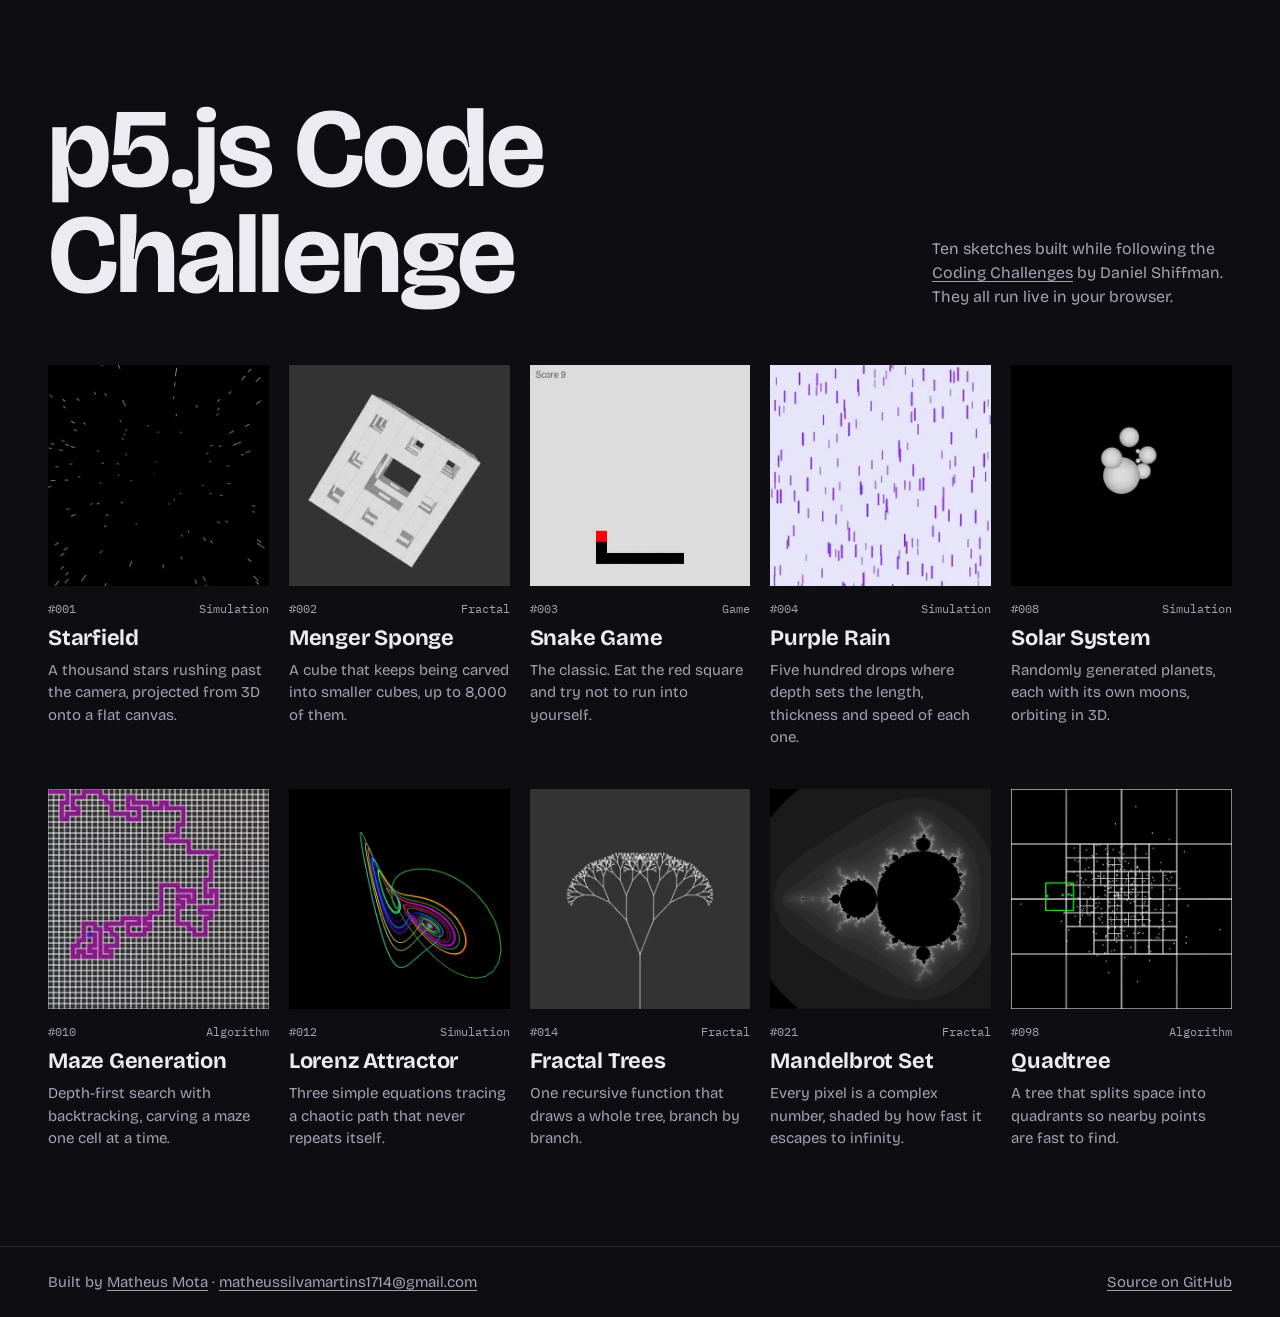
<file: index.html>
<!doctype html>
<html lang="en">
  <head>
    <meta charset="utf-8">
    <meta name="viewport" content="width=device-width, initial-scale=1">
    <title>p5.js Code Challenge</title>
    <meta name="description" content="Ten generative sketches built with p5.js, following Daniel Shiffman's Coding Challenges. All of them run live in the browser.">
    <link rel="icon" href="assets/favicon.svg" type="image/svg+xml">
    <link rel="preconnect" href="https://fonts.googleapis.com">
    <link rel="preconnect" href="https://fonts.gstatic.com" crossorigin>
    <link rel="stylesheet" href="https://fonts.googleapis.com/css2?family=Bricolage+Grotesque:opsz,wght@12..96,500;12..96,700&family=IBM+Plex+Mono:wght@400;500&display=swap">
    <link rel="stylesheet" href="assets/site.css">
    <script src="assets/catalog.js" defer></script>
    <script src="assets/gallery.js" defer></script>
  </head>
  <body>
    <header class="intro">
      <h1>p5.js Code Challenge</h1>
      <p>Ten sketches built while following the <a href="https://thecodingtrain.com/challenges">Coding Challenges</a> by Daniel Shiffman. They all run live in your browser.</p>
    </header>
    <main>
      <ul class="gallery" id="gallery"></ul>
      <noscript><p class="intro">The sketches need JavaScript to run. You can still read the <a href="https://github.com/matheusmota-dev-br/p5js-code-challenge">source code on GitHub</a>.</p></noscript>
    </main>
    <footer class="site-footer">
      <p>Built by <a href="https://matheusmota.dev.br/">Matheus Mota</a> · <a href="mailto:matheussilvamartins1714@gmail.com">matheussilvamartins1714@gmail.com</a></p>
      <p><a href="https://github.com/matheusmota-dev-br/p5js-code-challenge">Source on GitHub</a></p>
    </footer>
  </body>
</html>
</file>
<file: assets/site.css>
:root {
  color-scheme: dark;

  --ink: #0d0d12;
  --panel: #16161d;
  --line: #2b2b36;
  --text: #ecebf2;
  --muted: #a3a2b3;
  --accent: #c9a6ff;

  --sans: 'Bricolage Grotesque', system-ui, sans-serif;
  --mono: 'IBM Plex Mono', ui-monospace, Menlo, monospace;
  --gutter: clamp(16px, 4vw, 48px);
}

*,
*::before,
*::after {
  box-sizing: border-box;
}

body {
  margin: 0;
  background: var(--ink);
  color: var(--text);
  font-family: var(--sans);
  line-height: 1.5;
  -webkit-font-smoothing: antialiased;
}

a {
  color: inherit;
  text-underline-offset: 0.2em;
  text-decoration-thickness: 1px;
}

a:hover {
  color: var(--accent);
}

:focus-visible {
  outline: 2px solid var(--accent);
  outline-offset: 3px;
}

/* Gallery */

.intro {
  display: grid;
  grid-template-columns: minmax(0, 1fr) minmax(0, 30ch);
  gap: 24px 48px;
  align-items: end;
  padding: clamp(40px, 8vw, 96px) var(--gutter) clamp(32px, 5vw, 56px);
}

.intro h1 {
  margin: 0;
  font-size: clamp(2.75rem, 9vw, 7rem);
  font-weight: 700;
  line-height: 0.95;
  letter-spacing: -0.015em;
}

.intro p {
  margin: 0;
  color: var(--muted);
}

.gallery {
  display: grid;
  grid-template-columns: repeat(auto-fill, minmax(min(100%, 260px), 1fr));
  gap: 40px 20px;
  margin: 0;
  padding: 0 var(--gutter);
  list-style: none;
}

.card {
  display: grid;
  gap: 4px;
  text-decoration: none;
}

.card-media {
  position: relative;
  display: block;
  aspect-ratio: 1;
  margin-bottom: 10px;
  overflow: hidden;
  background: var(--panel);
  outline: 1px solid var(--line);
  outline-offset: -1px;
}

.card:hover .card-media {
  outline-color: var(--accent);
}

.card-media img,
.card-media video {
  position: absolute;
  inset: 0;
  width: 100%;
  height: 100%;
  object-fit: cover;
}

.card-media video {
  opacity: 0;
  transition: opacity 200ms;
}

.card-media video.is-playing {
  opacity: 1;
}

.card-meta {
  display: flex;
  justify-content: space-between;
  color: var(--muted);
  font-family: var(--mono);
  font-size: 0.75rem;
}

.card-title {
  font-size: 1.375rem;
  font-weight: 700;
  letter-spacing: -0.01em;
}

.card-summary {
  color: var(--muted);
  font-size: 0.9375rem;
}

.site-footer {
  display: flex;
  flex-wrap: wrap;
  gap: 8px 32px;
  justify-content: space-between;
  margin-top: clamp(56px, 8vw, 96px);
  padding: 24px var(--gutter);
  border-top: 1px solid var(--line);
  color: var(--muted);
  font-size: 0.9375rem;
}

.site-footer p {
  margin: 0;
}

/* Sketch page */

.sketch-page {
  display: grid;
  grid-template-columns: minmax(0, 1fr) 340px;
  grid-template-rows: auto 1fr;
  min-height: 100dvh;
}

.topbar {
  grid-column: 1 / -1;
  display: flex;
  justify-content: space-between;
  padding: 16px var(--gutter);
  border-bottom: 1px solid var(--line);
  font-family: var(--mono);
  font-size: 0.8125rem;
}

.topbar a {
  text-decoration: none;
}

.topbar span {
  color: var(--muted);
}

#stage {
  display: flex;
  flex-direction: column;
  gap: 20px;
  align-items: center;
  justify-content: center;
  min-width: 0;
  padding: 24px var(--gutter);
}

#stage canvas {
  display: block;
  max-width: 100%;
  /* p5 sets a fixed inline size. This lets the canvas shrink on small screens. */
  height: auto !important;
}

#stage input[type='range'] {
  width: min(100%, 400px);
  accent-color: var(--accent);
}

.details {
  display: flex;
  flex-direction: column;
  padding: 32px var(--gutter) 24px 32px;
  border-left: 1px solid var(--line);
}

.details h1 {
  margin: 0 0 12px;
  font-size: 2.5rem;
  line-height: 1.05;
  letter-spacing: -0.02em;
}

.details p {
  margin: 0 0 16px;
  color: var(--muted);
}

.details .eyebrow {
  margin-bottom: 12px;
  font-family: var(--mono);
  font-size: 0.75rem;
}

.details .hint {
  padding-left: 12px;
  border-left: 2px solid var(--accent);
  color: var(--text);
}

.links {
  display: flex;
  flex-wrap: wrap;
  gap: 4px 20px;
  margin: 0;
  padding: 0;
  list-style: none;
}

.pager {
  display: grid;
  grid-template-columns: 1fr 1fr;
  gap: 16px;
  margin-top: auto;
  padding-top: 32px;
}

.pager a {
  text-decoration: none;
  font-weight: 500;
}

.pager a[rel='next'] {
  text-align: right;
}

.pager small {
  display: block;
  color: var(--muted);
  font-family: var(--mono);
  font-size: 0.75rem;
  font-weight: 400;
}

@media (min-width: 1200px) {
  /* Five columns divide the ten sketches evenly. */
  .gallery {
    grid-template-columns: repeat(5, minmax(0, 1fr));
  }
}

/* Not found page */

.not-found {
  padding: clamp(48px, 12vw, 120px) var(--gutter);
}

.not-found h1 {
  margin: 0 0 12px;
  font-size: clamp(2.5rem, 8vw, 5rem);
  line-height: 1;
  letter-spacing: -0.03em;
}

@media (max-width: 860px) {
  .intro {
    grid-template-columns: minmax(0, 1fr);
  }

  .sketch-page {
    grid-template-columns: minmax(0, 1fr);
    grid-template-rows: auto auto 1fr;
  }

  .details {
    padding: 24px var(--gutter);
    border-top: 1px solid var(--line);
    border-left: 0;
  }
}
</file>
